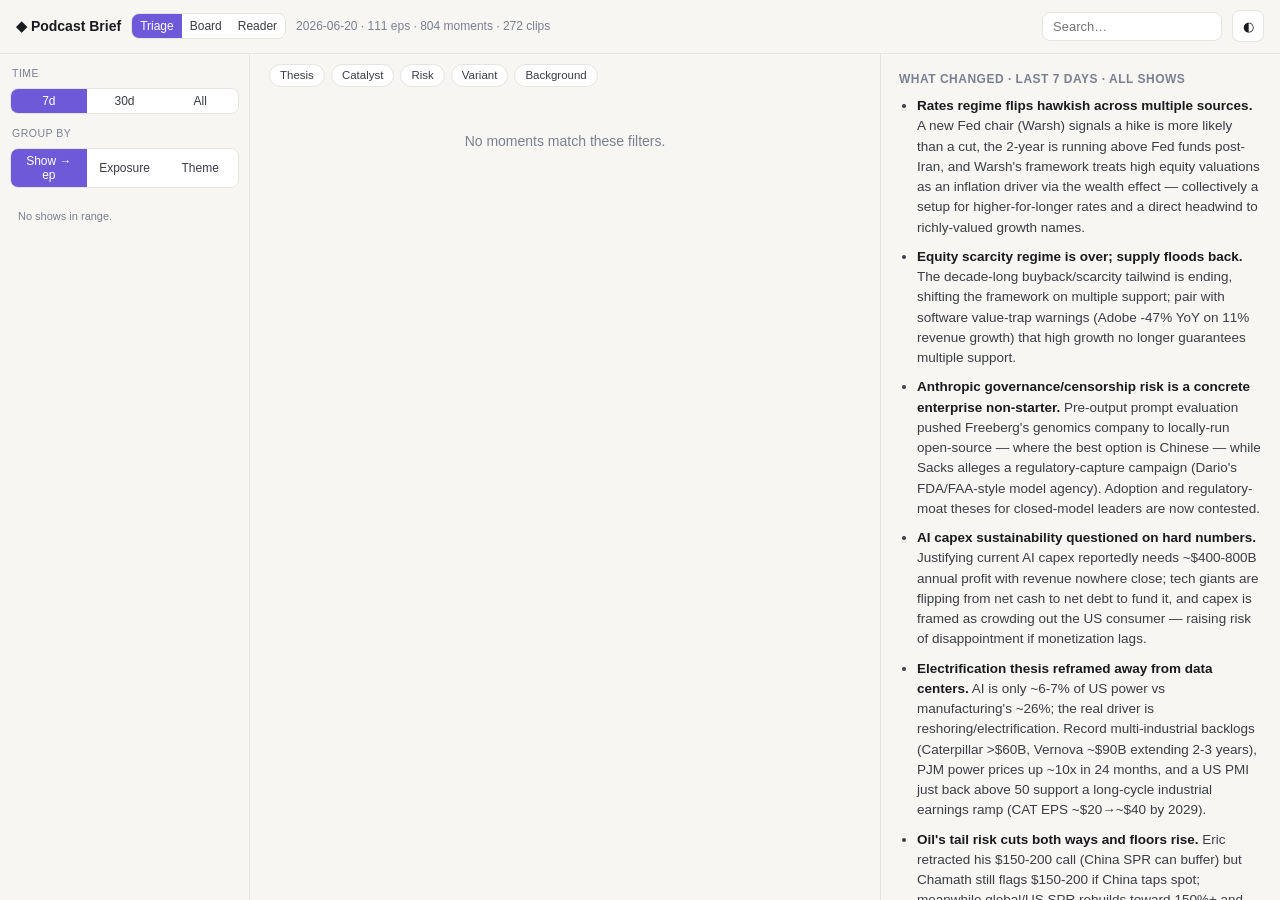
<file: index.html>
<!doctype html>
<html lang="en" data-theme="light">
<head>
  <meta charset="utf-8">
  <meta name="viewport" content="width=device-width, initial-scale=1">
  <title>Podcast Brief</title>
  <meta name="description" content="Importance-driven podcast brief — three-pane: navigate by show/episode, exposure, or theme; scan a prioritized moment list; read full detail + clip + transcript.">
  <link rel="stylesheet" href="report.css?v=1781974780">
</head>
<body>
  <header class="top">
    <div class="bar">
      <span class="brand">◆ Podcast Brief</span>
      <div class="seg sm" id="layoutseg">
        <button class="segbtn on" data-layout="triage">Triage</button>
        <button class="segbtn" data-layout="board">Board</button>
        <button class="segbtn" data-layout="reader">Reader</button>
      </div>
      <span class="meta" id="meta"></span>
      <span class="spacer"></span>
      <input class="search" id="q" type="search" placeholder="Search…" autocomplete="off">
      <button class="tbtn" id="theme-btn" title="Toggle theme">◐</button>
    </div>
    <div class="sample-banner hidden" id="sample-banner">SAMPLE — set <code>ANTHROPIC_API_KEY</code> and run the pipeline.</div>
  </header>

  <div class="app">
    <aside class="left" id="left">
      <div class="lsec">
        <div class="lk">Time</div>
        <div class="seg sm" id="dateseg">
          <button class="segbtn on" data-date="week">7d</button>
          <button class="segbtn" data-date="month">30d</button>
          <button class="segbtn" data-date="all">All</button>
        </div>
      </div>
      <div class="lsec">
        <div class="lk">Group by</div>
        <div class="seg sm" id="modeseg">
          <button class="segbtn on" data-mode="show">Show → ep</button>
          <button class="segbtn" data-mode="exposure">Exposure</button>
          <button class="segbtn" data-mode="theme">Theme</button>
        </div>
      </div>
      <div class="ltree" id="ltree"></div>
    </aside>

    <div class="splitter" data-edge="left" title="Drag to resize"></div>

    <main class="center">
      <div class="lblbar" id="lblbar"></div>
      <div class="scope-strip hidden" id="scope-strip"></div>
      <div class="list" id="list"></div>
    </main>

    <div class="splitter" data-edge="right" title="Drag to resize"></div>

    <aside class="right" id="detail">
      <button class="detail-close" id="detail-close" aria-label="Close">×</button>
      <div id="detail-body"></div>
    </aside>
  </div>

  <div class="modal-bg hidden" id="tx">
    <div class="modal">
      <div class="modal-h"><span class="modal-title" id="tx-title"></span>
        <button class="modal-x" id="tx-x" aria-label="Close">×</button></div>
      <audio id="tx-audio" controls preload="none"></audio>
      <div class="tx-note">Click any line to play from there — transcript served locally.</div>
      <div class="tx-body" id="tx-body"></div>
    </div>
  </div>

  <script src="report.js?v=1781974780"></script>
</body>
</html>
</file>
<file: report.css>
:root{
  --bg:#f7f6f3; --card:#fff; --ink:#1a1b1e; --ink-2:#3a3d44; --muted:#7b8090;
  --line:#e6e4df; --line-2:#efeee9; --accent:#6E59D9;
  --thesis:#d8584e; --catalyst:#b0894f; --risk:#c0463c; --variant:#3FB8C4; --bg-l:#8A93A6; --summary:#1e8e5a;
  --hd:54px; --w-left:250px; --w-right:400px;
}
[data-theme="dark"]{
  --bg:#16171a; --card:#1d1f23; --ink:#eceef2; --ink-2:#c4c8d0; --muted:#8b909c;
  --line:#2b2e34; --line-2:#23262b; --accent:#9b8cff;
}
*{box-sizing:border-box}
html,body{height:100%}
body{margin:0;background:var(--bg);color:var(--ink);
  font:14px/1.5 -apple-system,BlinkMacSystemFont,"Segoe UI",Roboto,Helvetica,Arial,sans-serif;}
.top{height:var(--hd);border-bottom:1px solid var(--line);background:var(--bg);position:sticky;top:0;z-index:8}
.bar{display:flex;align-items:center;gap:10px;padding:10px 16px}
.brand{font-weight:700;white-space:nowrap}
.meta{color:var(--muted);font-size:12px;white-space:nowrap}
.spacer{flex:1}
.search{border:1px solid var(--line);background:var(--card);color:var(--ink);border-radius:8px;padding:6px 10px;font-size:13px;width:180px}
.tbtn{border:1px solid var(--line);background:var(--card);color:var(--ink);border-radius:8px;width:32px;height:32px;cursor:pointer}
.sample-banner{padding:6px 16px;color:#9a6b1f;font-size:12px}
code{background:rgba(176,137,79,.14);padding:1px 5px;border-radius:4px}

.app{display:grid;grid-template-columns:var(--w-left) 5px minmax(0,1fr) 5px var(--w-right);height:calc(100vh - var(--hd))}
.left,.center,.right{height:100%;overflow:auto}
.splitter{cursor:col-resize;position:relative;background:transparent}
.splitter::before{content:"";position:absolute;inset:0 -3px}
.splitter:hover,.splitter.drag{background:var(--accent)}
body.resizing{user-select:none;cursor:col-resize}
.left{border-right:1px solid var(--line);padding:12px 10px}
.center{padding:10px 14px}
.right{border-left:1px solid var(--line);padding:16px 18px;position:relative}

/* left rail */
.lsec{margin-bottom:12px}
.lk{font-size:10.5px;color:var(--muted);text-transform:uppercase;letter-spacing:.5px;margin:0 2px 6px}
.seg{display:flex;border:1px solid var(--line);border-radius:8px;overflow:hidden}
.seg.sm .segbtn{font-size:12px;padding:5px 8px;flex:1}
.segbtn{border:0;background:var(--card);color:var(--ink-2);padding:6px 12px;font-size:13px;cursor:pointer}
.segbtn.on{background:var(--accent);color:#fff}
.ltree{margin-top:6px}
.tnode>.trow{display:flex;align-items:center;gap:6px;padding:5px 6px;border-radius:7px;cursor:pointer;font-size:13px}
.tnode>.trow:hover,.tleaf:hover{background:var(--line-2)}
.trow.sel,.tleaf.sel{background:color-mix(in srgb,var(--accent) 15%,transparent);color:var(--accent)}
.caret{width:12px;color:var(--muted);transition:transform .12s;flex:none}
.tnode.open>.trow .caret{transform:rotate(90deg)}
.tname{flex:1;overflow:hidden;text-overflow:ellipsis;white-space:nowrap}
.tn{color:var(--muted);font-size:11px;font-variant-numeric:tabular-nums}
.tchildren{display:none;margin:1px 0 3px 14px;border-left:1px solid var(--line-2);padding-left:6px}
.tnode.open>.tchildren{display:block}
.tleaf{display:flex;align-items:baseline;gap:6px;padding:4px 6px;border-radius:6px;cursor:pointer;font-size:12.5px}
.tleaf .td{color:var(--muted);font-size:11px;font-variant-numeric:tabular-nums;flex:none}
.tleaf .tt{flex:1;overflow:hidden;text-overflow:ellipsis;white-space:nowrap}

/* center: label quick filter + scope + list */
.lblbar{display:flex;gap:6px;flex-wrap:wrap;margin-bottom:8px;position:sticky;top:0;background:var(--bg);padding-bottom:6px;z-index:1}
.lchip{font-size:11.5px;border:1px solid var(--line);background:var(--card);color:var(--ink-2);border-radius:999px;padding:2px 10px;cursor:pointer}
.lchip.on{color:#fff}
.lchip.l-thesis.on{background:var(--thesis);border-color:var(--thesis)}
.lchip.l-catalyst.on{background:var(--catalyst);border-color:var(--catalyst)}
.lchip.l-risk.on{background:var(--risk);border-color:var(--risk)}
.lchip.l-variant.on{background:var(--variant);border-color:var(--variant)}
.lchip.l-bg.on{background:var(--bg-l);border-color:var(--bg-l)}
.scope-strip{font-size:12px;color:var(--ink-2);margin-bottom:8px;display:flex;align-items:center;gap:8px}
.scope-strip .x{cursor:pointer;color:var(--accent)}
.list .grp{font-size:11px;color:var(--muted);text-transform:uppercase;letter-spacing:.5px;margin:12px 2px 6px}
.row{display:flex;align-items:center;gap:9px;padding:8px 10px;border:1px solid var(--line);border-left:3px solid var(--line);border-radius:9px;margin-bottom:6px;cursor:pointer;background:var(--card)}
.row:hover{border-color:var(--accent)}
.row.sel{border-color:var(--accent);box-shadow:0 0 0 1px var(--accent) inset}
.row.l-thesis{border-left-color:var(--thesis)} .row.l-catalyst{border-left-color:var(--catalyst)}
.row.l-risk{border-left-color:var(--risk)} .row.l-variant{border-left-color:var(--variant)} .row.l-bg{border-left-color:var(--bg-l)}
.rdot{width:8px;height:8px;border-radius:50%;flex:none}
.rdot.l-thesis{background:var(--thesis)} .rdot.l-catalyst{background:var(--catalyst)}
.rdot.l-risk{background:var(--risk)} .rdot.l-variant{background:var(--variant)} .rdot.l-bg{background:var(--bg-l)}
.rhead{flex:1;min-width:0;overflow:hidden;text-overflow:ellipsis;white-space:nowrap;font-weight:550}
.rmeta{display:flex;align-items:center;gap:6px;flex:none;color:var(--muted);font-size:11.5px}
.rtick{background:var(--line-2);border-radius:5px;padding:0 6px;font-size:11px;color:var(--ink-2)}
.ricon{font-size:11px}

/* right detail */
.detail-close{display:none;position:absolute;top:10px;right:12px;border:0;background:transparent;color:var(--muted);font-size:22px;cursor:pointer}
.d-tag{font-size:10px;font-weight:700;letter-spacing:.4px;border-radius:999px;padding:2px 9px;text-transform:uppercase}
.t-thesis{background:color-mix(in srgb,var(--thesis) 16%,transparent);color:var(--thesis)}
.t-catalyst{background:color-mix(in srgb,var(--catalyst) 18%,transparent);color:#9a6b1f}
.t-risk{background:color-mix(in srgb,var(--risk) 15%,transparent);color:var(--risk)}
.t-variant{background:color-mix(in srgb,var(--variant) 18%,transparent);color:#1c7d88}
.t-bg{background:var(--line-2);color:var(--muted)}
.d-src{color:var(--muted);font-size:12px;margin:8px 0}
.d-src a,.txlink{color:var(--accent);text-decoration:none;cursor:pointer}
.d-head{font-size:18px;font-weight:680;margin:6px 0 10px;line-height:1.3}
.d-f{margin:9px 0;font-size:13.5px;color:var(--ink-2)}
.d-f b{color:var(--ink);display:block;font-size:11px;text-transform:uppercase;letter-spacing:.4px;color:var(--muted);margin-bottom:2px}
.exp{display:inline-block;background:var(--line-2);border:1px solid transparent;border-radius:6px;padding:1px 8px;margin:2px 4px 2px 0;font-size:12.5px;cursor:pointer}
.exp:hover{border-color:var(--accent)}
.exp.so{background:transparent;border:1px dashed var(--line);color:var(--muted)}
.d-audio{width:100%;margin-top:10px;height:36px}
.d-empty h3{font-size:12px;color:var(--muted);text-transform:uppercase;letter-spacing:.5px;margin:0 0 8px}
.d-empty .ex{color:var(--ink-2);font-size:13.5px}
.ex ul.exul,.exec ul.exul{margin:6px 0;padding-left:18px}
.ex .exul li,.exec .exul li{margin:0 0 9px}
.ex p,.exec p{margin:0 0 8px}
.ex strong,.exec strong{color:var(--ink);font-weight:650}
.empty{color:var(--muted);padding:30px;text-align:center}
.hidden{display:none!important}

/* transcript modal */
.modal-bg{position:fixed;inset:0;background:rgba(0,0,0,.45);z-index:20;display:flex;align-items:center;justify-content:center;padding:20px}
.modal{background:var(--card);border:1px solid var(--line);border-radius:14px;max-width:760px;width:100%;max-height:86vh;display:flex;flex-direction:column;overflow:hidden}
.modal-h{display:flex;align-items:center;gap:10px;padding:13px 18px;border-bottom:1px solid var(--line)}
.modal-title{font-weight:700;font-size:14px}
.modal-x{margin-left:auto;border:0;background:transparent;color:var(--muted);font-size:22px;cursor:pointer}
#tx-audio{width:calc(100% - 36px);margin:12px 18px 0;height:34px}
.tx-note{color:var(--muted);font-size:11px;padding:5px 18px 0}
.tx-body{overflow:auto;padding:8px 14px 18px;font-size:13.5px;line-height:1.55}
.tx-line{padding:2px 6px;border-radius:6px;cursor:pointer;display:flex;gap:8px}
.tx-line:hover{background:var(--line-2)}
.tx-line.hl{background:color-mix(in srgb,var(--accent) 16%,transparent)}
.tx-ts{color:var(--accent);font-variant-numeric:tabular-nums;min-width:42px;font-size:12px}

/* layout modes: board & reader drop the right detail pane */
body.lay-board .app, body.lay-reader .app{grid-template-columns:var(--w-left) 5px minmax(0,1fr)}
body.lay-board .right, body.lay-reader .right,
body.lay-board .splitter[data-edge="right"], body.lay-reader .splitter[data-edge="right"]{display:none}

/* board (kanban: columns = groups, cards = moments) */
.board{display:flex;gap:12px;overflow-x:auto;padding-bottom:8px;align-items:flex-start}
.bcol{flex:0 0 300px;background:var(--line-2);border:1px solid var(--line);border-radius:11px;padding:8px;max-height:calc(100vh - var(--hd) - 96px);overflow:auto}
.bch{font-weight:700;font-size:13px;padding:3px 6px 8px;position:sticky;top:0;background:var(--line-2);z-index:1}
.bch .tn{color:var(--muted);font-weight:400}
.brow{margin-bottom:6px;background:var(--card)}
.brow .rhead{white-space:normal;font-weight:550}

/* reader (linear long-form, printable) */
.reader{max-width:760px;margin:0 auto}
.reader .exec{background:var(--card);border:1px solid var(--line);border-radius:12px;padding:14px 16px;margin-bottom:14px}
.reader .exec h2{font-size:13px;color:var(--muted);text-transform:uppercase;letter-spacing:.5px;margin:0 0 8px}
.reader .exec div{color:var(--ink-2)}
.rsec{font-size:16px;margin:22px 2px 10px;border-bottom:1px solid var(--line);padding-bottom:6px}
.rcard{background:var(--card);border:1px solid var(--line);border-left:3px solid var(--line);border-radius:11px;padding:13px 15px;margin-bottom:10px}
.rcard.l-thesis{border-left-color:var(--thesis)} .rcard.l-catalyst{border-left-color:var(--catalyst)}
.rcard.l-risk{border-left-color:var(--risk)} .rcard.l-variant{border-left-color:var(--variant)} .rcard.l-bg{border-left-color:var(--bg-l)}
.rcard .d-head{font-size:15.5px;margin:4px 0 8px}
@media print{ .top,.left,.splitter{display:none!important} .app{display:block;height:auto} .center{height:auto;overflow:visible} .reader{max-width:none} .d-audio,.brow{display:none} }

/* responsive: right pane becomes an overlay */
@media(max-width:1140px){
  .app{grid-template-columns:var(--w-left) 5px minmax(0,1fr)}
  .splitter[data-edge="right"]{display:none}
  .right{position:fixed;top:var(--hd);right:0;width:min(440px,92vw);height:calc(100vh - var(--hd));
    background:var(--card);box-shadow:-8px 0 24px rgba(0,0,0,.12);transform:translateX(100%);transition:transform .18s;z-index:9}
  body.has-sel .right{transform:none}
  .detail-close{display:block}
}
@media(max-width:760px){
  .app{grid-template-columns:1fr}
  .splitter{display:none}
  .left{border-right:0;border-bottom:1px solid var(--line);height:auto;max-height:38vh}
  .center{height:auto}
}
</file>
